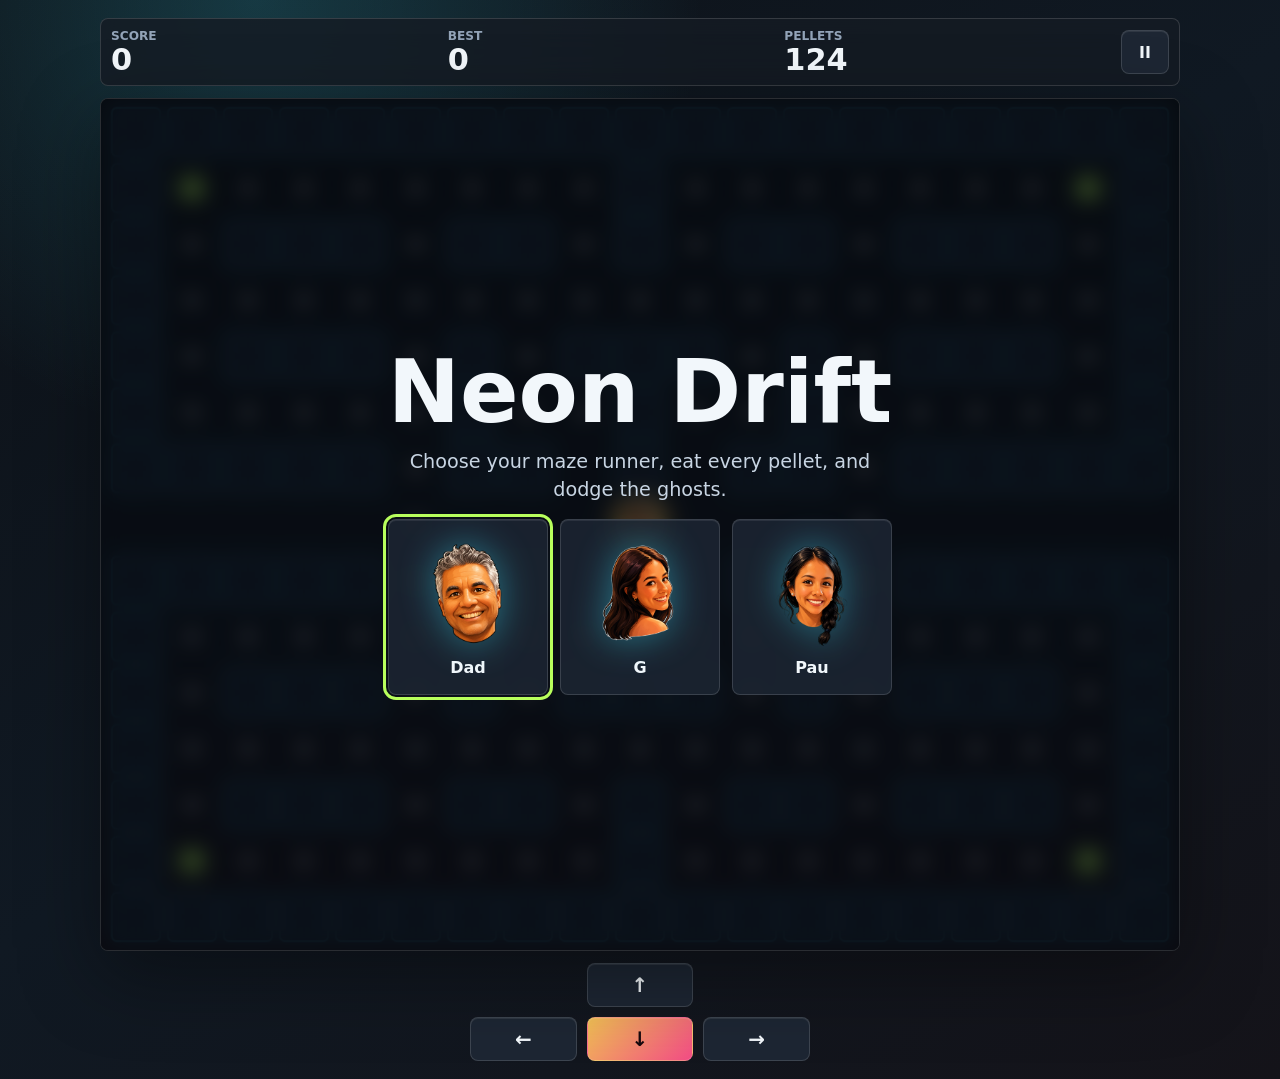
<file: index.html>
<!doctype html>
<html lang="en">
  <head>
    <meta charset="UTF-8" />
    <meta name="viewport" content="width=device-width, initial-scale=1.0" />
    <title>Neon Drift</title>
    <link rel="icon" href="data:image/svg+xml,%3Csvg xmlns='http://www.w3.org/2000/svg' viewBox='0 0 64 64'%3E%3Cpath fill='%233ee8ff' d='M32 4 52 56 32 45 12 56z'/%3E%3Ccircle cx='32' cy='34' r='7' fill='%23071014'/%3E%3C/svg%3E" />
    <link rel="stylesheet" href="styles.css" />
  </head>
  <body>
    <main class="game-shell">
      <section class="hud" aria-label="Game status">
        <div>
          <span class="label">Score</span>
          <strong id="score">0</strong>
        </div>
        <div>
          <span class="label">Best</span>
          <strong id="best">0</strong>
        </div>
        <div>
          <span class="label">Pellets</span>
          <strong id="charge">0%</strong>
        </div>
        <button id="pauseButton" class="icon-button" type="button" aria-label="Pause game" title="Pause">
          <span aria-hidden="true">II</span>
        </button>
      </section>

      <section class="stage" aria-label="Neon Drift game area">
        <canvas id="gameCanvas" width="960" height="600" aria-label="Neon Drift playfield"></canvas>

        <div id="startPanel" class="overlay">
          <h1>Neon Drift</h1>
          <p>Choose your maze runner, eat every pellet, and dodge the ghosts.</p>
          <div class="character-grid" aria-label="Choose character">
            <button class="character-option selected" type="button" data-character="dad" aria-pressed="true">
              <img src="assets/character.png" alt="" />
              <span>Dad</span>
            </button>
            <button class="character-option" type="button" data-character="g" aria-pressed="false">
              <img src="assets/character-luna.png" alt="" />
              <span>G</span>
            </button>
            <button class="character-option" type="button" data-character="pau" aria-pressed="false">
              <img src="assets/character-maya.png" alt="" />
              <span>Pau</span>
            </button>
          </div>
        </div>

        <div id="gameOverPanel" class="overlay hidden">
          <h2>Maze Ended</h2>
          <p id="finalScore">Score 0</p>
          <div class="end-actions">
            <button id="restartButton" type="button">Run Again</button>
            <button id="characterSelectButton" type="button">Change Runner</button>
          </div>
        </div>
      </section>

      <section class="controls" aria-label="Game controls">
        <button id="upButton" type="button" aria-label="Move up">↑</button>
        <button id="leftButton" type="button" aria-label="Move left">←</button>
        <button id="downButton" type="button" aria-label="Move down">↓</button>
        <button id="rightButton" type="button" aria-label="Move right">→</button>
      </section>
    </main>

    <script src="game.js"></script>
  </body>
</html>
</file>
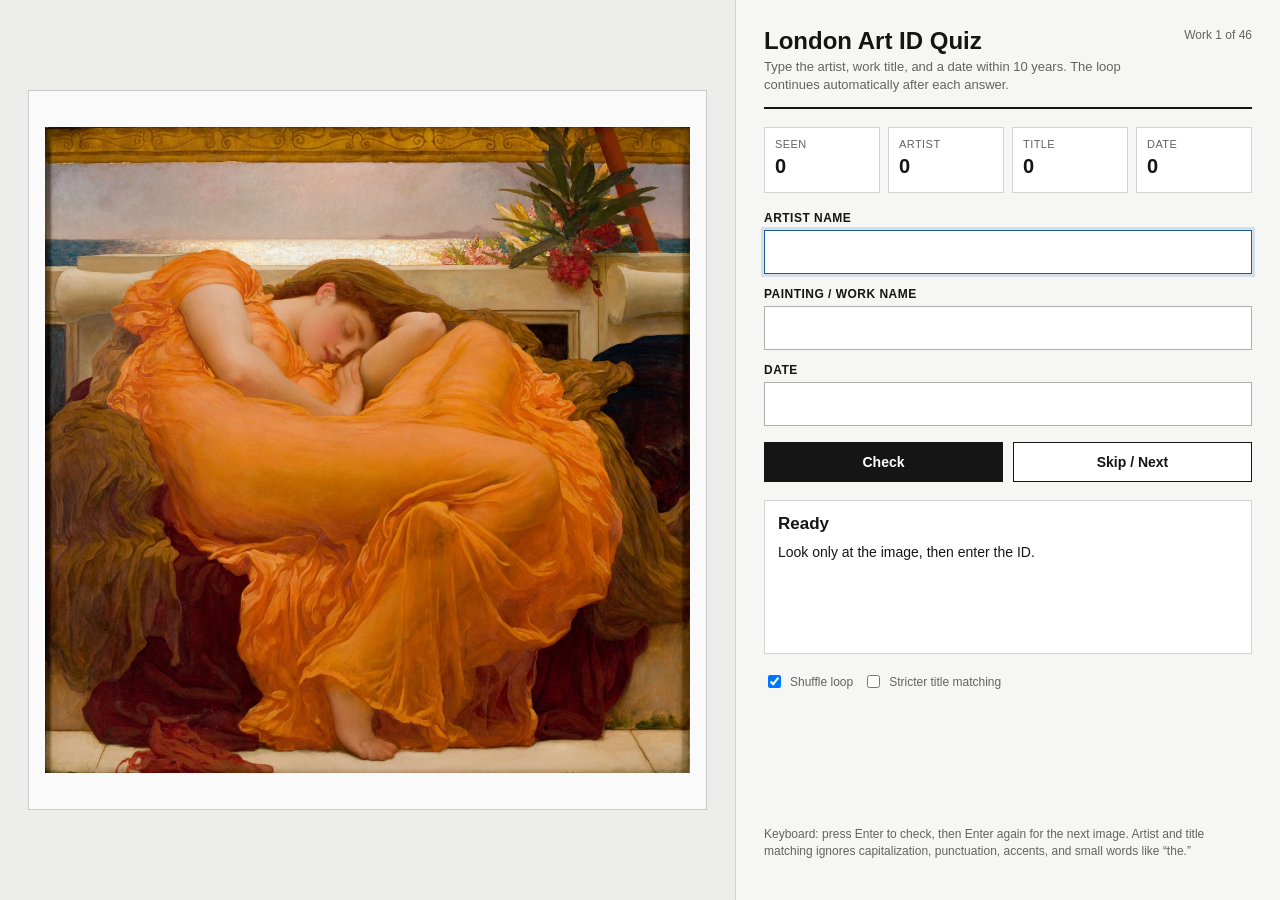
<file: london-art-id-quiz/index.html>
<!doctype html>
<html lang="en">
<head>
  <meta charset="utf-8">
  <meta name="viewport" content="width=device-width, initial-scale=1">
  <title>London Art ID Quiz</title>
  <style>
    :root {
      --ink: #151515;
      --muted: #636363;
      --line: #d4d4d4;
      --panel: #f6f6f4;
      --ok: #16724a;
      --bad: #a12b2b;
      --focus: #1c5d99;
    }

    * { box-sizing: border-box; }

    body {
      margin: 0;
      font-family: Arial, Helvetica, sans-serif;
      color: var(--ink);
      background: #fff;
    }

    main {
      min-height: 100vh;
      display: grid;
      grid-template-columns: minmax(0, 1.15fr) minmax(340px, 0.85fr);
    }

    .stage {
      min-height: 100vh;
      display: flex;
      align-items: center;
      justify-content: center;
      padding: 28px;
      background: #ededeb;
      border-right: 1px solid var(--line);
    }

    .art-frame {
      width: min(100%, 900px);
      height: min(82vh, 720px);
      display: flex;
      align-items: center;
      justify-content: center;
      background: #fafafa;
      border: 1px solid #c9c9c9;
      padding: 16px;
    }

    .art-frame.two {
      gap: 12px;
    }

    .art-frame img {
      max-width: 100%;
      max-height: 100%;
      object-fit: contain;
      display: block;
    }

    .art-frame.two img {
      max-width: 49%;
    }

    .panel {
      min-height: 100vh;
      padding: 28px;
      display: flex;
      flex-direction: column;
      gap: 18px;
      background: var(--panel);
    }

    header {
      display: flex;
      align-items: flex-start;
      justify-content: space-between;
      gap: 16px;
      border-bottom: 2px solid var(--ink);
      padding-bottom: 14px;
    }

    h1 {
      font-size: 24px;
      margin: 0 0 5px;
      line-height: 1.05;
    }

    .sub {
      margin: 0;
      color: var(--muted);
      font-size: 13px;
      line-height: 1.35;
    }

    .counter {
      min-width: 86px;
      text-align: right;
      font-size: 12px;
      color: var(--muted);
    }

    form {
      display: grid;
      gap: 13px;
    }

    label {
      display: grid;
      gap: 5px;
      font-size: 12px;
      font-weight: 700;
      text-transform: uppercase;
      letter-spacing: .04em;
    }

    input {
      width: 100%;
      border: 1px solid #adadad;
      background: #fff;
      color: var(--ink);
      font-size: 17px;
      padding: 11px 12px;
      outline: none;
    }

    input:focus {
      border-color: var(--focus);
      box-shadow: 0 0 0 3px rgba(28, 93, 153, .15);
    }

    .actions {
      display: grid;
      grid-template-columns: 1fr 1fr;
      gap: 10px;
      margin-top: 3px;
    }

    button {
      border: 1px solid var(--ink);
      background: var(--ink);
      color: #fff;
      padding: 11px 12px;
      font-size: 14px;
      font-weight: 700;
      cursor: pointer;
    }

    button.secondary {
      background: #fff;
      color: var(--ink);
    }

    button:disabled {
      cursor: default;
      opacity: .55;
    }

    .audio-row {
      display: flex;
      align-items: center;
      gap: 8px;
      margin-top: 10px;
      padding-top: 10px;
      border-top: 1px solid var(--line);
    }

    .audio-button {
      width: 38px;
      height: 38px;
      display: inline-flex;
      align-items: center;
      justify-content: center;
      border-radius: 50%;
      padding: 0;
      font-size: 17px;
      line-height: 1;
    }

    .audio-label {
      color: var(--muted);
      font-size: 12px;
      line-height: 1.35;
    }

    .tags {
      display: flex;
      flex-wrap: wrap;
      gap: 6px;
      margin: 8px 0 4px;
    }

    .tag {
      display: inline-flex;
      align-items: center;
      min-height: 24px;
      border: 1px solid #b8b8b8;
      background: #f4f4f2;
      padding: 4px 7px;
      font-size: 12px;
      line-height: 1.1;
    }

    .result {
      border: 1px solid var(--line);
      background: #fff;
      padding: 13px;
      min-height: 154px;
    }

    .result h2 {
      margin: 0 0 9px;
      font-size: 17px;
    }

    .result p {
      margin: 6px 0;
      font-size: 14px;
      line-height: 1.35;
    }

    .ok { color: var(--ok); font-weight: 700; }
    .bad { color: var(--bad); font-weight: 700; }

    .answer {
      margin-top: 10px;
      padding-top: 10px;
      border-top: 1px solid var(--line);
    }

    .scoreboard {
      display: grid;
      grid-template-columns: repeat(4, 1fr);
      gap: 8px;
    }

    .score {
      background: #fff;
      border: 1px solid var(--line);
      padding: 10px;
      min-height: 66px;
    }

    .score span {
      display: block;
      color: var(--muted);
      font-size: 11px;
      text-transform: uppercase;
      letter-spacing: .04em;
      margin-bottom: 5px;
    }

    .score strong {
      font-size: 20px;
    }

    .toggles {
      display: flex;
      gap: 10px;
      align-items: center;
      flex-wrap: wrap;
      color: var(--muted);
      font-size: 13px;
    }

    .toggles label {
      display: flex;
      align-items: center;
      gap: 6px;
      text-transform: none;
      letter-spacing: 0;
      font-weight: 400;
    }

    .toggles input {
      width: auto;
      padding: 0;
    }

    .hint {
      color: var(--muted);
      font-size: 12px;
      line-height: 1.4;
      margin-top: auto;
    }

    @media (max-width: 860px) {
      main {
        grid-template-columns: 1fr;
      }
      .stage {
        min-height: 48vh;
        border-right: 0;
        border-bottom: 1px solid var(--line);
      }
      .art-frame {
        height: 42vh;
      }
      .panel {
        min-height: auto;
      }
    }
  </style>
</head>
<body>
  <main>
    <section class="stage" aria-label="Painting">
      <div class="art-frame" id="artFrame"></div>
    </section>

    <section class="panel">
      <header>
        <div>
          <h1>London Art ID Quiz</h1>
          <p class="sub">Type the artist, work title, and a date within 10 years. The loop continues automatically after each answer.</p>
        </div>
        <div class="counter" id="counter"></div>
      </header>

      <div class="scoreboard">
        <div class="score"><span>Seen</span><strong id="seen">0</strong></div>
        <div class="score"><span>Artist</span><strong id="artistScore">0</strong></div>
        <div class="score"><span>Title</span><strong id="titleScore">0</strong></div>
        <div class="score"><span>Date</span><strong id="dateScore">0</strong></div>
      </div>

      <form id="quizForm" autocomplete="off">
        <label>
          Artist name
          <input id="artistInput" name="artist" type="text">
        </label>
        <label>
          Painting / work name
          <input id="titleInput" name="title" type="text">
        </label>
        <label>
          Date
          <input id="dateInput" name="date" type="number" inputmode="numeric">
        </label>
        <div class="actions">
          <button type="submit" id="checkButton">Check</button>
          <button type="button" class="secondary" id="nextButton">Skip / Next</button>
        </div>
      </form>

      <div class="result" id="result">
        <h2>Ready</h2>
        <p>Look only at the image, then enter the ID.</p>
      </div>

      <div class="toggles">
        <label><input type="checkbox" id="shuffleToggle" checked> Shuffle loop</label>
        <label><input type="checkbox" id="strictTitleToggle"> Stricter title matching</label>
      </div>

      <p class="hint">Keyboard: press Enter to check, then Enter again for the next image. Artist and title matching ignores capitalization, punctuation, accents, and small words like “the.”</p>
    </section>
  </main>

  <script>
    const works = [
      {artist:"William Powell Frith", title:"The Railway Station", year:1862, images:["london_art_assets/image1.jpg"], aliases:["Frith"]},
      {artist:"Dante Gabriel Rossetti", title:"The Blue Bower", year:1865, images:["london_art_assets/image2.jpg"], aliases:["Rossetti"]},
      {artist:"Frederic Leighton", title:"Flaming June", year:1895, images:["london_art_assets/image3.jpg"], aliases:["Leighton"]},
      {artist:"Niels Lund", title:"The Heart of the Empire", year:1904, images:["london_art_assets/image4.jpg"], aliases:["Niels Moeller Lund","Niels Moller Lund","Lund"]},
      {artist:"Harold Gilman", title:"Mrs Mounter at the Breakfast Table", year:1917, images:["london_art_assets/image5.jpg"], aliases:["Gilman"], titleAliases:["Mrs Mounter"]},
      {artist:"Spencer Gore", title:"Gauguins and Connoisseurs at the Stafford Gallery", year:1911, images:["london_art_assets/image6.jpg"], aliases:["Gore"], titleAliases:["Gauguins and Connoisseurs"]},
      {artist:"Vanessa Bell", title:"Abstract Painting", year:1914, images:["london_art_assets/image7.jpg"], aliases:["Bell"]},
      {artist:"Wyndham Lewis", title:"Kermesse", year:1912, images:["london_art_assets/image8.jpg"], aliases:["Lewis"]},
      {artist:"Jacob Epstein", title:"The Rock Drill", year:1914, startYear:1913, endYear:1916, dateLabel:"1913-16", images:["london_art_assets/image9.jpg"], aliases:["Epstein"], titleAliases:["Rock Drill"]},
      {artist:"John Singer Sargent", title:"Gassed", year:1919, images:["london_art_assets/image10.jpg"], aliases:["Sargent"]},
      {artist:"Paul Nash", title:"We Are Making a New World", year:1918, images:["london_art_assets/image11.jpg"], aliases:["Nash"]},
      {artist:"Cyril Power", title:"Whence & Whither?", year:1934, images:["london_art_assets/image12.jpg"], aliases:["Power"], titleAliases:["Whence and Whither","Whence Whither"]},
      {artist:"Winifred Knights", title:"The Deluge", year:1920, images:["london_art_assets/image13.jpg"], aliases:["Knights"]},
      {artist:"Dod Procter", title:"Morning", year:1926, images:["london_art_assets/image14.jpg"], aliases:["Procter"]},
      {artist:"Henry Moore", title:"Four Piece Composition: Reclining Figure", year:1934, images:["london_art_assets/image15.jpg"], aliases:["Moore"], titleAliases:["Four Piece Composition","Reclining Figure"]},
      {artist:"Barbara Hepworth", title:"Three Forms", year:1935, images:["london_art_assets/image16.jpg"], aliases:["Hepworth"]},
      {artist:"Frank Pick", title:"London Underground Map", year:1933, images:["london_art_assets/image17.jpg"], aliases:["Pick"], titleAliases:["Underground Map"]},
      {artist:"Eileen Agar", title:"Angel of Anarchy", year:1938, startYear:1936, endYear:1940, dateLabel:"1936-40", images:["london_art_assets/image18.jpg"], aliases:["Agar"]},
      {artist:"Graham Sutherland", title:"Devastation in the City: Twisted Girders against a Background of Fire", year:1941, images:["london_art_assets/image19.jpg"], aliases:["Sutherland"], titleAliases:["Devastation in the City","Twisted Girders"]},
      {artist:"Paul Nash", title:"Totes Meer", year:1945, images:["london_art_assets/image20.jpg"], aliases:["Nash"]},
      {artist:"Bill Brandt", title:"People Sheltering in the Tube, Elephant and Castle Underground Station", year:1940, images:["london_art_assets/image21.jpg"], aliases:["Brandt"], titleAliases:["People Sheltering in the Tube","Elephant and Castle Underground Station"]},
      {artist:"Henry Moore", title:"Shelter Drawing", year:1941, images:["london_art_assets/image22.jpg"], aliases:["Moore"]},
      {artist:"Frank Auerbach", title:"Rebuilding the Empire Cinema, Leicester Square", year:1962, images:["london_art_assets/image23.jpg"], aliases:["Auerbach"], titleAliases:["Rebuilding the Empire Cinema"]},
      {artist:"Francis Bacon", title:"Study for Portrait after the Life Mask of William Blake", year:1955, images:["london_art_assets/image24.jpg"], aliases:["Bacon"], titleAliases:["Study for Portrait"]},
      {artist:"Lucian Freud", title:"Boy Smoking", year:1951, images:["london_art_assets/image25.jpg"], aliases:["Freud"]},
      {artist:"Pauline Boty", title:"The Only Blonde in the World", year:1963, images:["london_art_assets/image26.jpg"], aliases:["Boty"], titleAliases:["Only Blonde in the World"]},
      {artist:"David Hockney", title:"A Rake's Progress: The Arrival", year:1963, images:["london_art_assets/image27.jpg"], aliases:["Hockney"], titleAliases:["Rake's Progress The Arrival","The Arrival"]},
      {artist:"Richard Hamilton", title:"Just What Is It That Makes Today's Homes So Different, So Appealing?", year:1956, images:["london_art_assets/image28.jpg"], aliases:["Hamilton"], titleAliases:["Just What Is It That Makes Today's Homes So Different So Appealing","Just What Is It"]},
      {artist:"Peter Blake", title:"Self-Portrait with Badges", year:1961, images:["london_art_assets/image29.jpg","london_art_assets/image30.jpg"], aliases:["Blake"]},
      {artist:"Frank Bowling", title:"Mirror", year:1966, images:["london_art_assets/image31.jpg"], aliases:["Bowling"]},
      {artist:"Donald Rodney", title:"In the House of My Father", year:1997, startYear:1996, endYear:1997, dateLabel:"1996-97", images:["london_art_assets/image32.jpg"], aliases:["Rodney"]},
      {artist:"Sutapa Biswas", title:"Housewife with Steak Knives", year:1985, dateLabel:"c. 1985", images:["london_art_assets/image33.jpg"], aliases:["Biswas"], titleAliases:["Housewives with Steak Knives"]},
      {artist:"Chris Ofili", title:"No Woman, No Cry", year:1998, images:["london_art_assets/image34.jpg"], aliases:["Ofili"]},
      {artist:"Yinka Shonibare", title:"Mr and Mrs Andrews Without Their Heads", year:1998, images:["london_art_assets/image35.jpg"], aliases:["Shonibare","Yinka Shonibare MBE"]},
      {artist:"Gilbert and George", title:"Are You Angry or Are You Boring?", year:1977, images:["london_art_assets/image36.jpg"], aliases:["Gilbert & George"]},
      {artist:"Jamie Reid", title:"God Save the Queen", year:1977, images:["london_art_assets/image37.jpg"], aliases:["Reid"]},
      {artist:"Damien Hirst", title:"This Little Piggy", year:1996, images:["london_art_assets/image38.jpg"], aliases:["Hirst"]},
      {artist:"Tracey Emin", title:"Everyone I Have Ever Slept With 1963-1995", year:1995, images:["london_art_assets/image39.jpg"], aliases:["Emin"], titleAliases:["Everyone I Have Ever Slept With"]},
      {artist:"Grayson Perry", title:"Map of an Englishman", year:2004, images:["london_art_assets/image40.jpg"], aliases:["Perry"]},
      {artist:"Jenny Saville", title:"Propped", year:1992, images:["london_art_assets/image41.jpg"], aliases:["Saville"]},
      {artist:"Dietmar Lutz", title:"46 Sidney Road", year:2004, images:["london_art_assets/image42.jpg"], aliases:["Lutz"]},
      {artist:"Bob and Roberta Smith", title:"Thamesmead Codex", year:2021, images:["london_art_assets/image43.jpg"], aliases:["Bob & Roberta Smith"]},
      {artist:"Banksy", title:"Balloon Girl", year:2018, images:["london_art_assets/image44.jpg"], aliases:[]},
      {artist:"Lynette Yiadom-Boakye", title:"Any Number of Preoccupations", year:2010, images:["london_art_assets/image45.jpg"], aliases:["Yiadom-Boakye","Yiadom Boakye"]},
      {artist:"Kehinde Wiley", title:"Portrait of Lynette Yiadom-Boakye, Jacob Morland of Capplethwaite", year:2017, images:["london_art_assets/image46.jpg"], aliases:["Wiley"], titleAliases:["Portrait of Lynette Yiadom-Boakye","Jacob Morland of Capplethwaite"]},
      {artist:"Cecily Brown", title:"The Hound with the Horses", year:2019, images:["london_art_assets/image47.jpg"], aliases:["Brown"]}
    ];

    const significance = {
      "The Railway Station": "This work turns Paddington Station into a panorama of Victorian modern life, where class, travel, commerce, and public spectacle all meet. It is useful for explaining how London became both a subject of art and a market for mass spectatorship.",
      "The Blue Bower": "Rossetti's painting shows the Pre-Raphaelite and Aesthetic turn toward beauty, music, color, and sensual surface rather than public social narrative. It helps frame Victorian femininity as a constructed image of desire and artistic refinement.",
      "Flaming June": "Leighton's image is a classic example of late Victorian art for art's sake, prioritizing harmony, color, and idealized beauty over moral storytelling. It is especially useful for later comparisons with artists who challenge the idealized female body.",
      "The Heart of the Empire": "This work imagines London as the symbolic center of imperial power. It gives you a strong starting point for comparisons with postcolonial artists who expose or revise the imperial story.",
      "Mrs Mounter at the Breakfast Table": "Gilman makes an ordinary domestic interior into a modern subject, using color and pattern to give weight to everyday life. The painting is useful for discussing class, domestic labor, and Camden Town modernism.",
      "Gauguins and Connoisseurs at the Stafford Gallery": "Gore's gallery scene shows London art culture absorbing Post-Impressionism and European modernism. It is important because it makes spectatorship, taste, and the art market part of the subject.",
      "Abstract Painting": "Bell's abstraction marks a major break from narrative representation in British art. It shows how Bloomsbury artists translated European modernism into a London context.",
      "Kermesse": "Lewis turns social festivity into angular, compressed modernist energy. The work is useful for Vorticism, fragmentation, and the aggressive prewar avant-garde.",
      "The Rock Drill": "Epstein's sculpture fuses body and machine, making modern technology appear both powerful and threatening. It is a key work for thinking about the machine age just before World War I.",
      "Gassed": "Sargent monumentalizes the bodily trauma of World War I through a procession of blinded soldiers. It is important because it transforms modern warfare into public, collective mourning rather than heroic victory.",
      "We Are Making a New World": "Nash represents World War I as a devastated landscape rather than a battle scene. The bitterly ironic title makes the work a critique of modern destruction and false progress.",
      "Whence & Whither?": "Power's linocut captures interwar speed, transport, and modern urban rhythm through simplified graphic force. It helps connect fine art with public design and the experience of moving through London.",
      "The Deluge": "Knights reworks a biblical subject with modern structure, discipline, and psychological tension. It is useful for discussing women artists and the interwar revision of history painting.",
      "Morning": "Procter presents the female body as monumental, still, and ambiguous rather than merely decorative. The work sits between Victorian ideal beauty and later feminist challenges to the nude.",
      "Four Piece Composition: Reclining Figure": "Moore fragments the reclining body into abstracted forms while keeping a connection to human presence. It is central to British modern sculpture and the transformation of the figure.",
      "Three Forms": "Hepworth's work shows abstraction as balanced, organic, and material. It is important for placing British sculpture within international modernism of the 1930s.",
      "London Underground Map": "The Underground map shows modernism entering everyday public life through design, transport, and visual order. It makes London itself readable as an abstract system.",
      "Angel of Anarchy": "Agar's work brings Surrealist instability, masking, and irrationality into British modernism. It is useful for identity, gender, and the uncanny side of the 1930s.",
      "Devastation in the City: Twisted Girders against a Background of Fire": "Sutherland makes Blitz-damaged architecture look bodily and expressive. The work turns London into a wounded city rather than a stable imperial capital.",
      "Totes Meer": "Nash turns wrecked aircraft into a dead metallic sea, linking technology with ruin. It extends his World War I landscape trauma into the context of World War II.",
      "People Sheltering in the Tube, Elephant and Castle Underground Station": "Brandt photographs the Underground as a wartime refuge rather than a space of movement. The image is crucial for understanding the Blitz as a collective civilian experience.",
      "Shelter Drawing": "Moore transforms London shelterers into monumental, almost timeless figures. The drawings turn wartime vulnerability into a modern version of sculptural human presence.",
      "Rebuilding the Empire Cinema, Leicester Square": "Auerbach makes postwar reconstruction feel physical, dense, and difficult. The painting shows that rebuilding London was not a clean break from destruction but a continuation of struggle.",
      "Study for Portrait after the Life Mask of William Blake": "Bacon turns portraiture into an image of psychological and bodily pressure. The work is central to postwar figuration and the damaged modern subject.",
      "Boy Smoking": "Freud's close observation makes the sitter feel psychologically exposed and anti-glamorous. It is useful for postwar realism, intimacy, and the uncomfortable body.",
      "The Only Blonde in the World": "Boty brings celebrity, glamour, and mass media into British Pop from a woman's perspective. The work helps critique femininity as a reproduced image.",
      "A Rake's Progress: The Arrival": "Hockney updates the narrative tradition of the rake for a modern, transatlantic, queer art world. The work connects London art history with mobility, print culture, and self-fashioning.",
      "Just What Is It That Makes Today's Homes So Different, So Appealing?": "Hamilton's collage is a foundational British Pop image of postwar consumer culture. It turns the home into a media-saturated space of advertising, bodies, technology, and desire.",
      "Self-Portrait with Badges": "Blake presents the artist as a collector of popular signs, fandom, and youth identity. The work is key for Pop's merger of selfhood, mass culture, and art history.",
      "Mirror": "Bowling's work helps expand British art beyond a narrow national frame, connecting abstraction with migration and Black Atlantic identity. It is useful for discussing diaspora and modern painting.",
      "In the House of My Father": "Rodney links home, illness, fragility, and Black British experience in a highly intimate image. The small scale makes personal vulnerability carry broader historical weight.",
      "Housewife with Steak Knives": "Biswas turns the domestic stereotype into an image of feminist and postcolonial power. The work challenges colonialism, gender roles, and the art-historical canon.",
      "No Woman, No Cry": "Ofili's painting joins beauty, mourning, race, and public memory, especially around the murder of Stephen Lawrence. It is important for understanding Black British art as both personal and political.",
      "Mr and Mrs Andrews Without Their Heads": "Shonibare rewrites a canonical British property portrait through Dutch wax fabric and missing heads. The work exposes how class, empire, trade, and representation are intertwined.",
      "Are You Angry or Are You Boring?": "Gilbert and George use text, urban color, and their own personas to turn art into public provocation. It belongs to a London art world shaped by performance, language, and confrontation.",
      "God Save the Queen": "Reid's punk image turns graphic design into anti-establishment politics. It is important because British art here circulates through posters, records, reproduction, and public anger.",
      "This Little Piggy": "Hirst's vitrine work makes death, display, science, and market spectacle unstable categories. It is central to the YBA moment and debates over shock value in contemporary art.",
      "Everyone I Have Ever Slept With 1963-1995": "Emin turns autobiography, intimacy, and naming into public installation. The work is important for YBA confession, vulnerability, and the politics of private life becoming art.",
      "Map of an Englishman": "Perry maps identity as territory, language, class, and psychology. It is useful for thinking about Englishness as constructed rather than stable.",
      "Propped": "Saville confronts the tradition of the female nude with large-scale flesh, text, and direct address. The painting is vital for feminist body politics and the anti-ideal body.",
      "46 Sidney Road": "Lutz's work emphasizes ordinary London place, memory, and urban specificity. It helps shift the course story from grand imperial London to lived contemporary streets.",
      "Thamesmead Codex": "Bob and Roberta Smith use text as image and public address. The work is useful for contemporary civic art, local place, and the political function of language.",
      "Balloon Girl": "Banksy's image shows how street art moves between public wall, media image, auction spectacle, and market value. It is important for contemporary debates about authorship, destruction, and circulation.",
      "Any Number of Preoccupations": "Yiadom-Boakye paints fictional Black figures with psychological presence and art-historical weight. Her portraits revise the tradition without turning the sitter into simple documentary evidence.",
      "Portrait of Lynette Yiadom-Boakye, Jacob Morland of Capplethwaite": "Wiley reworks British aristocratic portrait conventions through a contemporary Black subject. The painting directly intervenes in museum display, status, race, and the portrait tradition.",
      "The Hound with the Horses": "Brown keeps historical painting alive as a field of motion, instability, and dense brushwork. The work is useful as a contemporary endpoint for the afterlife of figurative painting."
    };

    const artistKnownFor = {
      "William Powell Frith": "Frith is known for panoramic Victorian crowd scenes that turn modern public life into readable social theater. His paintings often organize many small incidents into one large, highly detailed narrative image.",
      "Dante Gabriel Rossetti": "Rossetti is known as a central Pre-Raphaelite figure whose later work fused medievalism, sensual beauty, poetry, music, and decorative intensity. His art is especially associated with idealized, red-haired female figures and symbolic atmosphere.",
      "Frederic Leighton": "Leighton is known for polished academic classicism and Aesthetic painting, especially idealized bodies, rich color, and art-for-art's-sake refinement. He represents the elite late Victorian art world and its taste for beauty and harmony.",
      "Niels Lund": "Lund is known for views and symbolic images of London, including works that present the city through atmosphere, architecture, and imperial identity. In this course he is useful for thinking about London as a visual emblem of empire.",
      "Harold Gilman": "Gilman is known for Camden Town modernism, strong color, and unsentimental scenes of everyday interiors and ordinary sitters. His work adapts Post-Impressionist color to London domestic and social subjects.",
      "Spencer Gore": "Gore is known as a Camden Town painter interested in modern urban life, galleries, interiors, and Post-Impressionist color. His work often captures the culture of looking and modern taste in London.",
      "Vanessa Bell": "Bell is known for Bloomsbury modernism, abstraction, decorative design, and the translation of European modernist ideas into British art. She was important in making color and form independent of narrative subject matter.",
      "Wyndham Lewis": "Lewis is known as a founder of Vorticism, the angular and aggressive British avant-garde movement associated with speed, machinery, and modern urban energy. His work often fractures figures into sharp, dynamic forms.",
      "Jacob Epstein": "Epstein is known for radical modern sculpture that challenged academic conventions and often provoked controversy. He explored the modern body, primitivism, machinery, and monumental public form.",
      "John Singer Sargent": "Sargent is best known as a brilliant portraitist of elite society, but his war work shows his ability to turn public trauma into monumental painting. In this course he matters as an artist negotiating beauty, realism, and mass suffering.",
      "Paul Nash": "Nash is known for British war landscapes, especially images where damaged terrain becomes a witness to modern violence. He also worked with surreal, symbolic landscapes that make technology and nature feel uncanny.",
      "Cyril Power": "Power is known for dynamic linocuts of modern urban life, speed, sport, and transport. His graphic style is tied to interwar design and the visual rhythm of the modern city.",
      "Winifred Knights": "Knights is known for carefully structured, psychologically charged figurative compositions, often using religious or historical subjects. She is important as a major woman artist in interwar British art.",
      "Dod Procter": "Procter is known for monumental, quietly intense figure paintings, especially female figures treated with stillness and sculptural presence. Her work complicates the tradition of the nude and interwar realism.",
      "Henry Moore": "Moore is known for modern sculpture based on reclining figures, abstracted bodies, organic forms, and the relationship between figure and landscape. He is also famous for wartime shelter drawings of Londoners during the Blitz.",
      "Barbara Hepworth": "Hepworth is known for abstract modern sculpture, organic forms, carved materials, and pierced or balanced shapes. She helped make British sculpture central to international modernism.",
      "Frank Pick": "Pick is known as a design administrator and patron who shaped the visual identity of the London Underground. He made modern design part of everyday urban experience through maps, posters, typography, and transport systems.",
      "Eileen Agar": "Agar is known for British Surrealism, collage, assemblage, and works that explore irrationality, masks, gender, and transformation. Her art brings the dreamlike and uncanny into British modernism.",
      "Graham Sutherland": "Sutherland is known for expressive landscapes, religious imagery, and wartime scenes of Blitz destruction. He often made natural or architectural forms feel tense, bodily, and psychologically charged.",
      "Bill Brandt": "Brandt is known for black-and-white photography of British society, class, landscape, and wartime London. His images often make documentary subjects feel stark, dramatic, and socially revealing.",
      "Frank Auerbach": "Auerbach is known for thickly worked paintings of London sites and intense portraits, often built through repeated scraping and repainting. His surfaces make memory, labor, and urban reconstruction physically visible.",
      "Francis Bacon": "Bacon is known for distorted postwar figures, screaming heads, enclosed spaces, and psychologically violent portraiture. His work turns the human body into an image of existential pressure.",
      "Lucian Freud": "Freud is known for closely observed portraits and nudes that emphasize flesh, scrutiny, and psychological exposure. His realism is intimate, uncomfortable, and anti-idealizing.",
      "Pauline Boty": "Boty is known as one of the few prominent women associated with British Pop Art. Her work engages celebrity, sexuality, politics, and mass-media imagery from a distinctly female perspective.",
      "David Hockney": "Hockney is known for paintings, prints, and drawings that explore modern life, sexuality, space, narrative, and looking. He is a central British Pop figure with a strong transatlantic identity.",
      "Richard Hamilton": "Hamilton is known as a foundational figure in British Pop Art and the Independent Group. He used collage and mass-media imagery to analyze consumer culture, technology, advertising, and domestic desire.",
      "Peter Blake": "Blake is known for British Pop Art, especially works that combine popular culture, music, badges, celebrities, and art-historical self-consciousness. He treats fandom and collecting as serious visual language.",
      "Frank Bowling": "Bowling is known for abstract painting shaped by migration, color-field experimentation, and Black Atlantic identity. His career expands the story of British modernism beyond national boundaries.",
      "Donald Rodney": "Rodney is known for Black British art dealing with illness, fragility, racism, history, and the body. His work often uses personal vulnerability to address wider political and social structures.",
      "Sutapa Biswas": "Biswas is known for feminist and postcolonial work that challenges colonial history, domestic stereotypes, and the Western art canon. She often uses powerful female figures and hybrid visual references.",
      "Chris Ofili": "Ofili is known for richly layered paintings using pattern, popular culture, religious references, elephant dung, and Black British experience. His work often combines beauty with political memory and spiritual intensity.",
      "Yinka Shonibare": "Shonibare is known for postcolonial revisions of European art history using Dutch wax fabric, theatrical tableaux, and headless mannequins. His work critiques empire, class, authenticity, and British identity.",
      "Gilbert and George": "Gilbert and George are known for treating themselves as living sculptures and for large, graphic photo-text works about urban life, sexuality, religion, anger, and social taboo. Their art is direct, public, and deliberately provocative.",
      "Jamie Reid": "Reid is known for punk graphic design, especially his work for the Sex Pistols. His ransom-note typography and defaced royal imagery made anti-establishment politics visually iconic.",
      "Damien Hirst": "Hirst is known as a leading Young British Artist whose vitrines, preserved animals, medicine cabinets, and spot paintings explore death, display, science, and market spectacle. His work often turns shock into institutional theater.",
      "Tracey Emin": "Emin is known for autobiographical art using text, textile, installation, drawing, and confession. She makes intimacy, memory, sexuality, and vulnerability into public artistic material.",
      "Grayson Perry": "Perry is known for ceramics, prints, tapestries, maps, and writing that explore class, taste, gender, masculinity, and English identity. His work combines craft traditions with sharp social analysis.",
      "Jenny Saville": "Saville is known for large-scale paintings of flesh and the body that challenge idealized beauty and the history of the female nude. Her work is central to contemporary figurative painting and feminist body politics.",
      "Dietmar Lutz": "Lutz is known for paintings of contemporary life and urban places, often attentive to ordinary settings and the atmosphere of lived environments. In this course he helps represent recent London as specific place rather than grand symbol.",
      "Bob and Roberta Smith": "Bob and Roberta Smith is known for text-based paintings, signs, and public art that defend art education, civic voice, and democratic access to culture. His work treats language as both image and political statement.",
      "Banksy": "Banksy is known for anonymous street art, stenciled images, anti-authoritarian humor, and works that circulate through walls, media, and the art market. His practice tests the boundary between public dissent and commercial spectacle.",
      "Lynette Yiadom-Boakye": "Yiadom-Boakye is known for fictional Black portraits painted with restraint, ambiguity, and deep engagement with art history. Her work creates presence without biography, revising the portrait tradition from within.",
      "Kehinde Wiley": "Wiley is known for large-scale portraits of Black sitters posed within the visual language of European aristocratic and historical portraiture. His work confronts power, race, status, and canon formation.",
      "Cecily Brown": "Brown is known for energetic, layered paintings that move between abstraction and figuration. Her work reactivates historical painting through motion, fragmentation, eroticism, and dense brushwork."
    };

    const themeTags = {
      "The Railway Station": ["Victorian London modernity", "Paddington Station", "Railway culture", "London crowd painting", "Commercial exhibition culture"],
      "The Blue Bower": ["Pre-Raphaelite London", "Chelsea aesthetic circle", "London art for art's sake", "Victorian studio culture", "Aesthetic femininity"],
      "Flaming June": ["Late Victorian London art world", "Royal Academy culture", "Leighton House circle", "Aesthetic classicism", "London elite taste"],
      "The Heart of the Empire": ["Imperial London", "St Paul's and city image", "Edwardian urban panorama", "London as empire capital", "National-imperial identity"],
      "Mrs Mounter at the Breakfast Table": ["Camden Town Group", "North London interiors", "London domestic modernity", "Post-Impressionism in London", "Urban class observation"],
      "Gauguins and Connoisseurs at the Stafford Gallery": ["London gallery culture", "Stafford Gallery", "Post-Impressionism in London", "Camden Town Group", "London connoisseurship"],
      "Abstract Painting": ["Bloomsbury London", "Omega Workshops context", "Post-Impressionist exhibitions in London", "British abstraction in London", "Fry/Bell modernism"],
      "Kermesse": ["London Vorticism", "Blast avant-garde", "Prewar London modernism", "Futurism in London", "Urban modernist fragmentation"],
      "The Rock Drill": ["London avant-garde sculpture", "Machine-age London", "Vorticist context", "Prewar sculptural controversy", "Modernism before WWI"],
      "Gassed": ["London memorial culture", "British official war art", "Imperial War Museum context", "History painting after WWI", "Public war memory"],
      "We Are Making a New World": ["British official war art", "London war exhibitions", "Imperial War Museum context", "Modern British landscape", "WWI anti-pastoral"],
      "Whence & Whither?": ["Grosvenor School linocut", "London transport modernity", "Interwar print culture", "Art Deco London", "Urban speed imagery"],
      "The Deluge": ["Slade School training", "London women artists", "Interwar London modernism", "Modern history painting", "Postwar religious subject"],
      "Morning": ["Interwar London exhibitions", "Women artists in Britain", "Modern British nude", "New Classicism in London", "Figure painting between wars"],
      "Four Piece Composition: Reclining Figure": ["London modern sculpture", "Unit One context", "Interwar British abstraction", "Direct carving", "Modern sculpture at London galleries"],
      "Three Forms": ["London modern sculpture", "Unit One context", "Hepworth/Nicholson circle", "Interwar abstraction", "Direct carving"],
      "London Underground Map": ["London Transport design", "Frank Pick patronage", "Underground modernism", "Public design in London", "Interwar civic visual culture"],
      "Angel of Anarchy": ["London Surrealist circle", "1936 London Surrealist exhibition context", "Women Surrealists in Britain", "Assemblage", "Identity and masquerade"],
      "Devastation in the City: Twisted Girders against a Background of Fire": ["Blitz London", "War Artists Advisory Committee", "London ruin imagery", "Home front visual culture", "Bombsite aesthetics"],
      "Totes Meer": ["British official war art", "London wartime exhibition culture", "Technology and ruin", "Surrealist landscape", "WWII memory"],
      "People Sheltering in the Tube, Elephant and Castle Underground Station": ["Blitz London", "Underground shelter culture", "London documentary photography", "Home front visual culture", "Elephant and Castle"],
      "Shelter Drawing": ["Blitz London", "Underground shelter drawings", "War Artists Advisory Committee", "London civilian vulnerability", "Moore and public memory"],
      "Rebuilding the Empire Cinema, Leicester Square": ["Postwar London reconstruction", "Leicester Square", "School of London context", "Bombsite aesthetics", "Urban rebuilding painting"],
      "Study for Portrait after the Life Mask of William Blake": ["School of London context", "London postwar figuration", "British portraiture revisited", "Blake legacy in London", "Existential painting"],
      "Boy Smoking": ["School of London context", "Postwar London portraiture", "Observation and flesh", "Psychological realism", "Anti-ideal figuration"],
      "The Only Blonde in the World": ["Swinging London", "British Pop Art", "Women Pop artists in London", "Celebrity and mass media", "1960s Soho/Chelsea culture"],
      "A Rake's Progress: The Arrival": ["Hogarthian London legacy", "British Pop Art", "London print culture", "Transatlantic art world", "Queer modernity"],
      "Just What Is It That Makes Today's Homes So Different, So Appealing?": ["Independent Group London", "ICA exhibition culture", "British Pop Art", "Postwar London consumer culture", "Collage and mass media"],
      "Self-Portrait with Badges": ["British Pop Art", "Swinging London image culture", "Youth and fan culture", "Artist as London pop figure", "Mass-media collecting"],
      "Mirror": ["London diaspora modernism", "Black British modernism", "Migration and abstraction", "Postcolonial London", "Color-field painting in Britain"],
      "In the House of My Father": ["Black British art in London", "1990s London identity politics", "Photographic self-representation", "Diaspora and home", "Body and illness"],
      "Housewife with Steak Knives": ["Black and Asian British art in London", "1980s feminist art", "Postcolonial London", "Domesticity and representation", "Appropriation of myth"],
      "No Woman, No Cry": ["Black British art in London", "Stephen Lawrence memory", "Postcolonial Britain", "Sacred icon format", "Political mourning"],
      "Mr and Mrs Andrews Without Their Heads": ["London postcolonial art", "Canon revision", "Appropriation of Gainsborough", "Dutch wax textile history", "Empire and country-house portraiture"],
      "Are You Angry or Are You Boring?": ["London conceptual art", "East End urban image", "Photo-text work", "Performance and self-image", "Art as public provocation"],
      "God Save the Queen": ["London punk graphics", "Anti-monarchy image politics", "Mass reproduction", "1970s London subculture", "Appropriation"],
      "This Little Piggy": ["Young British Artists in London", "Saatchi-era market culture", "London installation art", "Vitrine display", "Death and spectacle"],
      "Everyone I Have Ever Slept With 1963-1995": ["Young British Artists in London", "Confessional installation", "Saatchi/Sensation context", "Textile and naming", "Autobiography as art"],
      "Map of an Englishman": ["Contemporary British identity", "London print/display culture", "Mapping and Englishness", "Craft and contemporary art", "Social satire"],
      "Propped": ["Young British Artists in London", "Contemporary figurative painting", "Feminist critique of the nude", "Saatchi/Sensation context", "Painting after modernism"],
      "46 Sidney Road": ["Contemporary London painting", "London street address", "Place-based art", "Urban memory", "Everyday architecture"],
      "Thamesmead Codex": ["Thamesmead", "London public art", "Text-based art", "Civic visual culture", "Contemporary urban regeneration"],
      "Balloon Girl": ["London street art", "Public art circulation", "Market spectacle", "Authorship and reproduction", "Institutional critique"],
      "Any Number of Preoccupations": ["Contemporary Black portraiture in London", "YCBA display context", "Canon revision", "Fictional portraiture", "Painting after postmodernism"],
      "Portrait of Lynette Yiadom-Boakye, Jacob Morland of Capplethwaite": ["YCBA display context", "Contemporary portraiture", "Appropriation of British portraiture", "Race and museum display", "Status portraiture"],
      "The Hound with the Horses": ["YCBA contemporary collection", "Contemporary London painting", "Figuration and abstraction", "Painterly tradition", "Art-historical quotation"]
    };

    const artFrame = document.getElementById("artFrame");
    const form = document.getElementById("quizForm");
    const artistInput = document.getElementById("artistInput");
    const titleInput = document.getElementById("titleInput");
    const dateInput = document.getElementById("dateInput");
    const result = document.getElementById("result");
    const counter = document.getElementById("counter");
    const seenEl = document.getElementById("seen");
    const artistScoreEl = document.getElementById("artistScore");
    const titleScoreEl = document.getElementById("titleScore");
    const dateScoreEl = document.getElementById("dateScore");
    const nextButton = document.getElementById("nextButton");
    const checkButton = document.getElementById("checkButton");
    const shuffleToggle = document.getElementById("shuffleToggle");
    const strictTitleToggle = document.getElementById("strictTitleToggle");

    let order = [];
    let position = 0;
    let current = null;
    let checked = false;
    let seen = 0;
    let artistCorrect = 0;
    let titleCorrect = 0;
    let dateCorrect = 0;
    let preferredVoice = null;

    function normalize(value) {
      return value
        .toLowerCase()
        .normalize("NFD")
        .replace(/[\u0300-\u036f]/g, "")
        .replace(/&/g, " and ")
        .replace(/['’]/g, "")
        .replace(/[^a-z0-9]+/g, " ")
        .replace(/\b(the|a|an|of|for|after|with|and|at|in|to|their|today|todays)\b/g, " ")
        .replace(/\s+/g, " ")
        .trim();
    }

    function includesName(input, accepted) {
      const answer = normalize(input);
      if (!answer) return false;
      return accepted.some(name => {
        const n = normalize(name);
        if (!n) return false;
        return answer === n || answer.includes(n) || n.includes(answer);
      });
    }

    function titleMatches(input, work) {
      const accepted = [work.title, ...(work.titleAliases || [])];
      if (strictTitleToggle.checked) {
        return includesName(input, accepted);
      }
      const answer = normalize(input);
      if (!answer) return false;
      return accepted.some(title => {
        const target = normalize(title);
        if (!target) return false;
        const answerWords = answer.split(" ").filter(Boolean);
        const targetWords = target.split(" ").filter(Boolean);
        if (answer === target || target.includes(answer) || answer.includes(target)) return true;
        const hits = answerWords.filter(word => targetWords.includes(word)).length;
        return hits >= Math.min(3, targetWords.length);
      });
    }

    function dateRange(work) {
      const start = work.startYear || work.year;
      const end = work.endYear || work.year;
      return {
        start: start - 10,
        end: end + 10
      };
    }

    function dateMatches(input, work) {
      const raw = String(input || "").trim();
      if (!/^\d{3,4}$/.test(raw)) return false;
      const guessedYear = Number(raw);
      const range = dateRange(work);
      return guessedYear >= range.start && guessedYear <= range.end;
    }

    function displayDate(work) {
      return work.dateLabel || String(work.year);
    }

    function renderTags(work) {
      const tags = themeTags[work.title] || [];
      if (!tags.length) return "";
      return `<div class="tags">${tags.map(tag => `<span class="tag">${tag}</span>`).join("")}</div>`;
    }

    function loadPreferredVoice() {
      if (!("speechSynthesis" in window)) return null;
      const voices = window.speechSynthesis.getVoices();
      const britishFemaleVoicePattern = /google uk english female|female.*uk|uk.*female|british.*female|female.*british|kate|serena|sonia|susan|libby/i;
      const britishVoicePattern = /en-gb|british|uk|united kingdom|google uk english|daniel|kate|serena|sonia|susan|libby/i;
      const femaleVoicePattern = /female|woman|kate|serena|susan|samantha|victoria|karen|moira|tessa|fiona|zira|shelley|martha|libby|sonia/i;
      preferredVoice =
        voices.find(voice => voice.lang && voice.lang.toLowerCase().startsWith("en-gb") && britishFemaleVoicePattern.test(voice.name)) ||
        voices.find(voice => britishFemaleVoicePattern.test(voice.name)) ||
        voices.find(voice => voice.lang && voice.lang.toLowerCase().startsWith("en-gb") && femaleVoicePattern.test(voice.name)) ||
        voices.find(voice => britishVoicePattern.test(`${voice.name} ${voice.lang || ""}`) && femaleVoicePattern.test(voice.name)) ||
        voices.find(voice => voice.lang && voice.lang.toLowerCase().startsWith("en-gb")) ||
        voices.find(voice => britishVoicePattern.test(`${voice.name} ${voice.lang || ""}`)) ||
        voices.find(voice => femaleVoicePattern.test(voice.name) && voice.lang && voice.lang.toLowerCase().startsWith("en")) ||
        voices.find(voice => voice.lang && voice.lang.toLowerCase().startsWith("en")) ||
        null;
      return preferredVoice;
    }

    function buildAudioText(work) {
      const artistNote = artistKnownFor[work.artist] || "";
      const workNote = significance[work.title] || "";
      return `${work.artist}. ${work.title}, ${displayDate(work)}. Artist known for: ${artistNote} Historical significance: ${workNote}`;
    }

    function readCurrentDescription() {
      if (!("speechSynthesis" in window)) {
        result.querySelector(".audio-label").textContent = "Audio is not supported in this browser.";
        return;
      }
      window.speechSynthesis.cancel();
      const utterance = new SpeechSynthesisUtterance(buildAudioText(current));
      utterance.lang = "en-GB";
      utterance.rate = 1.1;
      utterance.pitch = 1;
      const voice = preferredVoice || loadPreferredVoice();
      if (voice) utterance.voice = voice;
      window.speechSynthesis.speak(utterance);
    }

    function shuffle(array) {
      const copy = [...array];
      for (let i = copy.length - 1; i > 0; i--) {
        const j = Math.floor(Math.random() * (i + 1));
        [copy[i], copy[j]] = [copy[j], copy[i]];
      }
      return copy;
    }

    function resetOrder() {
      const indexes = works.map((_, i) => i);
      order = shuffleToggle.checked ? shuffle(indexes) : indexes;
      position = 0;
    }

    function renderWork() {
      if (position >= order.length) resetOrder();
      current = works[order[position]];
      checked = false;
      artFrame.classList.toggle("two", current.images.length > 1);
      artFrame.innerHTML = current.images.map(src => `<img src="${src}" alt="">`).join("");
      counter.textContent = `Work ${position + 1} of ${works.length}`;
      result.innerHTML = "<h2>Ready</h2><p>Look only at the image, then enter the ID.</p>";
      artistInput.value = "";
      titleInput.value = "";
      dateInput.value = "";
      artistInput.focus();
      checkButton.textContent = "Check";
    }

    function updateScores() {
      seenEl.textContent = seen;
      artistScoreEl.textContent = artistCorrect;
      titleScoreEl.textContent = titleCorrect;
      dateScoreEl.textContent = dateCorrect;
    }

    function checkAnswer() {
      const artistOk = includesName(artistInput.value, [current.artist, ...(current.aliases || [])]);
      const titleOk = titleMatches(titleInput.value, current);
      const dateOk = dateMatches(dateInput.value, current);
      const range = dateRange(current);

      seen += 1;
      if (artistOk) artistCorrect += 1;
      if (titleOk) titleCorrect += 1;
      if (dateOk) dateCorrect += 1;
      updateScores();
      checked = true;
      checkButton.textContent = "Next";

      result.innerHTML = `
        <h2>${artistOk && titleOk && dateOk ? "Correct" : "Check this one"}</h2>
        <p><span class="${artistOk ? "ok" : "bad"}">${artistOk ? "Artist OK" : "Artist missed"}</span></p>
        <p><span class="${titleOk ? "ok" : "bad"}">${titleOk ? "Title OK" : "Title missed"}</span></p>
        <p><span class="${dateOk ? "ok" : "bad"}">${dateOk ? "Date OK" : "Date outside ±10 years"}</span></p>
        <div class="answer">
          <p><strong>Artist:</strong> ${current.artist}</p>
          <p><strong>Title:</strong> <em>${current.title}</em></p>
          <p><strong>Date:</strong> ${displayDate(current)} <span style="color:var(--muted)">(accepted ${range.start}-${range.end})</span></p>
          <p><strong>Long-essay themes:</strong></p>
          ${renderTags(current)}
          <p><strong>Artist known for:</strong> ${artistKnownFor[current.artist] || "This artist is known for work connected to the course's broader timeline of British and London art."}</p>
          <p><strong>Historical significance:</strong> ${significance[current.title] || "This work is significant for the course timeline and should be connected to its period, medium, and London context."}</p>
          <div class="audio-row">
            <button type="button" class="audio-button" id="readButton" aria-label="Read description aloud" title="Read description aloud">▶</button>
            <span class="audio-label">Read this description aloud. Uses a British English voice when available.</span>
          </div>
        </div>
      `;
      document.getElementById("readButton").addEventListener("click", readCurrentDescription);
    }

    function nextWork() {
      position += 1;
      renderWork();
    }

    form.addEventListener("submit", event => {
      event.preventDefault();
      if (checked) {
        nextWork();
      } else {
        checkAnswer();
      }
    });

    nextButton.addEventListener("click", () => nextWork());
    shuffleToggle.addEventListener("change", () => {
      resetOrder();
      renderWork();
    });

    resetOrder();
    updateScores();
    loadPreferredVoice();
    if ("speechSynthesis" in window) {
      window.speechSynthesis.onvoiceschanged = loadPreferredVoice;
    }
    renderWork();
  </script>
</body>
</html>
</file>
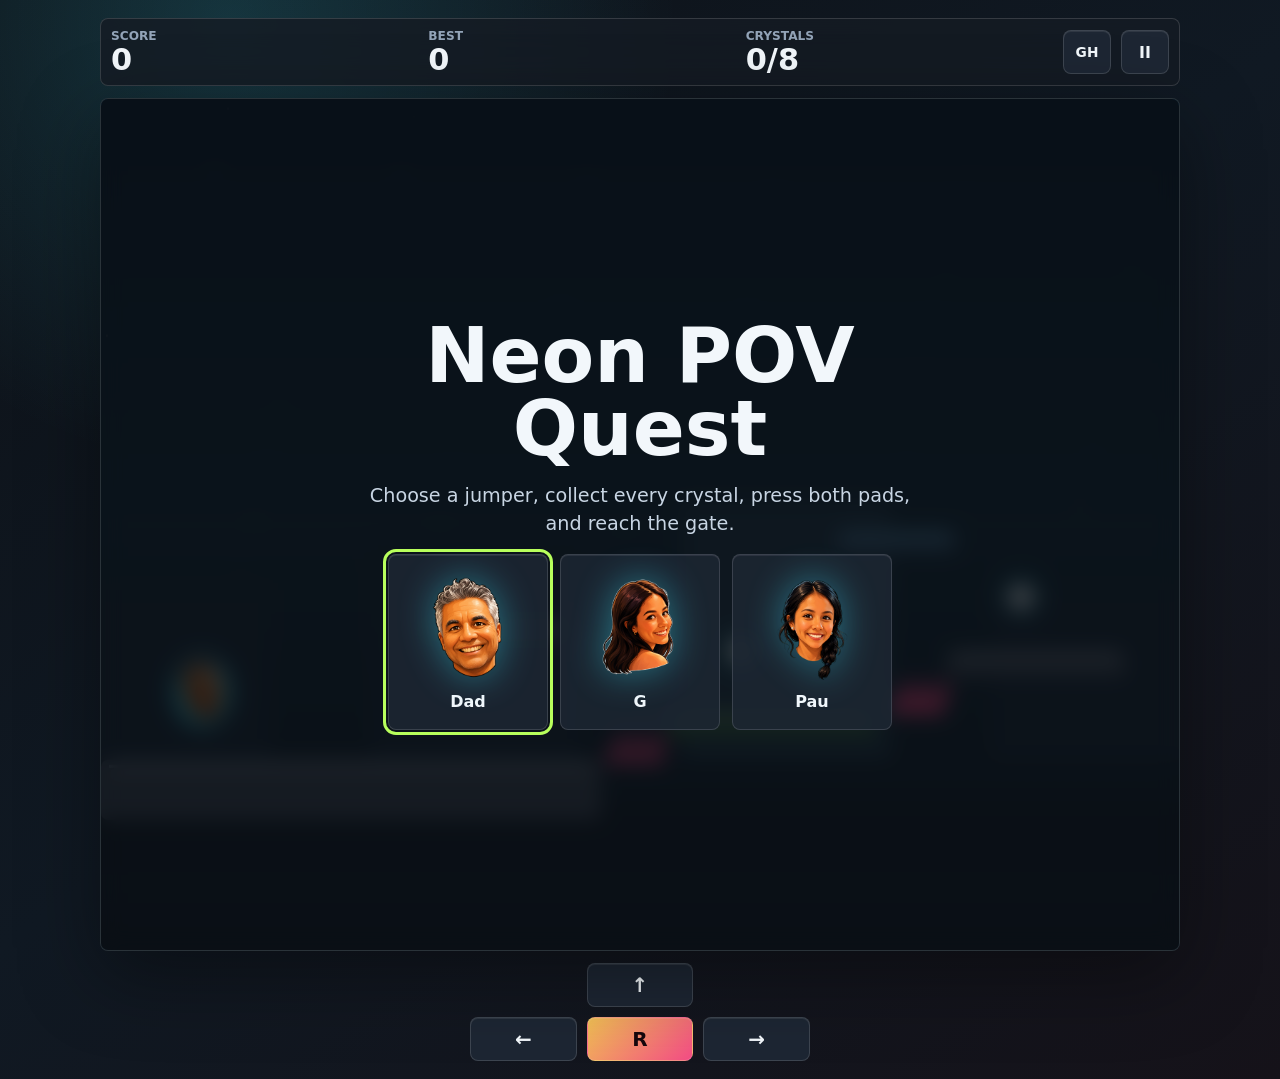
<file: neon-pov-quest/index.html>
<!doctype html>
<html lang="en">
  <head>
    <meta charset="UTF-8" />
    <meta name="viewport" content="width=device-width, initial-scale=1.0" />
    <title>Neon POV Quest</title>
    <link rel="icon" href="data:image/svg+xml,%3Csvg xmlns='http://www.w3.org/2000/svg' viewBox='0 0 64 64'%3E%3Cpath fill='%233ee8ff' d='M32 4 52 56 32 45 12 56z'/%3E%3Ccircle cx='32' cy='34' r='7' fill='%23071014'/%3E%3C/svg%3E" />
    <link rel="stylesheet" href="styles.css" />
  </head>
  <body>
    <main class="game-shell">
      <section class="hud" aria-label="Game status">
        <div>
          <span class="label">Score</span>
          <strong id="score">0</strong>
        </div>
        <div>
          <span class="label">Best</span>
          <strong id="best">0</strong>
        </div>
        <div>
          <span class="label">Crystals</span>
          <strong id="charge">0/8</strong>
        </div>
        <a id="githubLink" class="icon-button source-link" href="https://github.com/gabytoranzo/nosey/tree/main/neon-pov-quest" target="_blank" rel="noreferrer" aria-label="Open GitHub source" title="GitHub">GH</a>
        <button id="pauseButton" class="icon-button" type="button" aria-label="Pause game" title="Pause">
          <span aria-hidden="true">II</span>
        </button>
      </section>

      <section class="stage" aria-label="Neon POV Quest game area">
        <canvas id="gameCanvas" width="960" height="600" aria-label="Neon POV Quest playfield"></canvas>

        <div id="startPanel" class="overlay">
          <h1>Neon POV Quest</h1>
          <p>Choose a jumper, collect every crystal, press both pads, and reach the gate.</p>
          <div class="character-grid" aria-label="Choose character">
            <button class="character-option selected" type="button" data-character="dad" aria-pressed="true">
              <img src="assets/character.png" alt="" />
              <span>Dad</span>
            </button>
            <button class="character-option" type="button" data-character="g" aria-pressed="false">
              <img src="assets/character-luna.png" alt="" />
              <span>G</span>
            </button>
            <button class="character-option" type="button" data-character="pau" aria-pressed="false">
              <img src="assets/character-maya.png" alt="" />
              <span>Pau</span>
            </button>
          </div>
        </div>

        <div id="gameOverPanel" class="overlay hidden">
          <h2>Mission Ended</h2>
          <p id="finalScore">Score 0</p>
          <div class="end-actions">
            <button id="restartButton" type="button">Jump Again</button>
            <button id="characterSelectButton" type="button">Change Jumper</button>
          </div>
        </div>
      </section>

      <section class="controls" aria-label="Game controls">
        <button id="upButton" type="button" aria-label="Jump">↑</button>
        <button id="leftButton" type="button" aria-label="Move left">←</button>
        <button id="downButton" type="button" aria-label="Return to last safe platform">R</button>
        <button id="rightButton" type="button" aria-label="Move right">→</button>
      </section>
    </main>

    <script src="game.js"></script>
  </body>
</html>
</file>
<file: styles.css>
:root {
  color-scheme: dark;
  --bg: #0d1117;
  --panel: #151b24;
  --panel-strong: #1d2633;
  --text: #f2f7fb;
  --muted: #93a4b8;
  --line: rgba(255, 255, 255, 0.14);
  --cyan: #3ee8ff;
  --lime: #b8ff5c;
  --rose: #ff4f8b;
  --amber: #ffca58;
}

* {
  box-sizing: border-box;
}

html,
body {
  min-height: 100%;
}

body {
  margin: 0;
  background:
    radial-gradient(circle at 20% 0%, rgba(62, 232, 255, 0.18), transparent 28rem),
    linear-gradient(145deg, #0d1117 0%, #101923 48%, #141319 100%);
  color: var(--text);
  font-family:
    Inter, ui-sans-serif, system-ui, -apple-system, BlinkMacSystemFont, "Segoe UI",
    sans-serif;
  overflow-x: hidden;
}

button {
  border: 0;
  color: var(--text);
  font: inherit;
  cursor: pointer;
}

.game-shell {
  width: min(1080px, calc(100vw - 24px));
  min-height: 100vh;
  margin: 0 auto;
  padding: 18px 0;
  display: grid;
  grid-template-rows: auto 1fr auto;
  gap: 12px;
}

.hud {
  display: grid;
  grid-template-columns: repeat(3, minmax(0, 1fr)) auto;
  align-items: center;
  gap: 10px;
  padding: 10px;
  background: rgba(21, 27, 36, 0.82);
  border: 1px solid var(--line);
  border-radius: 8px;
  backdrop-filter: blur(18px);
}

.hud > div {
  min-width: 0;
}

.label {
  display: block;
  color: var(--muted);
  font-size: 0.76rem;
  font-weight: 700;
  letter-spacing: 0;
  text-transform: uppercase;
}

.hud strong {
  display: block;
  margin-top: 2px;
  font-size: clamp(1.1rem, 2.7vw, 1.9rem);
  line-height: 1;
}

.icon-button,
.controls button,
.overlay button {
  min-height: 44px;
  border-radius: 8px;
  background: var(--panel-strong);
  border: 1px solid var(--line);
  box-shadow: inset 0 1px 0 rgba(255, 255, 255, 0.08);
}

.icon-button {
  width: 48px;
  font-weight: 900;
}

.stage {
  position: relative;
  min-height: 0;
  aspect-ratio: 19 / 15;
  background: #070b10;
  border: 1px solid var(--line);
  border-radius: 8px;
  overflow: hidden;
  box-shadow: 0 24px 80px rgba(0, 0, 0, 0.38);
}

canvas {
  width: 100%;
  height: 100%;
  display: block;
  touch-action: none;
}

.overlay {
  position: absolute;
  inset: 0;
  z-index: 2;
  display: grid;
  place-content: center;
  gap: 16px;
  padding: 28px;
  text-align: center;
  background: rgba(7, 11, 16, 0.72);
  backdrop-filter: blur(10px);
}

.overlay.hidden {
  display: none;
}

.overlay h1,
.overlay h2,
.overlay p {
  width: min(520px, 100%);
  margin: 0 auto;
}

.overlay h1,
.overlay h2 {
  font-size: clamp(2.25rem, 7vw, 5.4rem);
  line-height: 0.9;
}

.overlay p {
  color: #c8d5e3;
  font-size: clamp(1rem, 2.2vw, 1.2rem);
  line-height: 1.45;
}

.overlay button {
  width: min(220px, 100%);
  margin: 0 auto;
  background: linear-gradient(135deg, var(--cyan), var(--lime));
  color: #071014;
  font-weight: 900;
}

.character-grid {
  display: grid;
  grid-template-columns: repeat(3, minmax(118px, 160px));
  justify-content: center;
  gap: 12px;
}

.overlay .character-option {
  width: 100%;
  min-height: 176px;
  display: grid;
  justify-items: center;
  align-content: center;
  gap: 8px;
  padding: 12px;
  background: rgba(29, 38, 51, 0.88);
  color: var(--text);
}

.character-option img {
  width: min(112px, 100%);
  aspect-ratio: 1;
  object-fit: contain;
  filter: drop-shadow(0 0 18px rgba(62, 232, 255, 0.42));
}

.character-option span {
  font-weight: 900;
}

.character-option.selected,
.character-option:hover,
.character-option:focus-visible {
  outline: 3px solid var(--lime);
  outline-offset: 2px;
}

.end-actions {
  display: grid;
  grid-template-columns: repeat(2, minmax(130px, 180px));
  justify-content: center;
  gap: 10px;
}

.overlay #characterSelectButton {
  background: var(--panel-strong);
  color: var(--text);
}

.controls {
  display: grid;
  grid-template-columns: repeat(3, minmax(0, 1fr));
  gap: 10px;
  width: min(340px, 100%);
  margin: 0 auto;
}

.controls button {
  font-weight: 900;
  font-size: 1.25rem;
}

.controls button:active,
.overlay button:active,
.icon-button:active {
  transform: translateY(1px);
}

#upButton {
  grid-column: 2;
}

#leftButton {
  grid-column: 1;
}

#downButton {
  grid-column: 2;
  background: linear-gradient(135deg, rgba(255, 202, 88, 0.95), rgba(255, 79, 139, 0.95));
  color: #16080d;
}

#rightButton {
  grid-column: 3;
}

@media (max-width: 720px) {
  .game-shell {
    width: min(100vw - 16px, 560px);
    padding: 8px 0;
  }

  .stage {
    aspect-ratio: 9 / 12;
  }

  .hud {
    grid-template-columns: repeat(3, minmax(0, 1fr)) 44px;
  }

  .controls button {
    min-height: 58px;
    font-size: 1.08rem;
  }

  .character-grid,
  .end-actions {
    grid-template-columns: 1fr;
  }

  .overlay .character-option {
    min-height: 132px;
    grid-template-columns: 88px 1fr;
    justify-items: start;
    text-align: left;
  }
}
</file>
<file: neon-pov-quest/styles.css>
:root {
  color-scheme: dark;
  --bg: #0d1117;
  --panel: #151b24;
  --panel-strong: #1d2633;
  --text: #f2f7fb;
  --muted: #93a4b8;
  --line: rgba(255, 255, 255, 0.14);
  --cyan: #3ee8ff;
  --lime: #b8ff5c;
  --rose: #ff4f8b;
  --amber: #ffca58;
}

* {
  box-sizing: border-box;
}

html,
body {
  min-height: 100%;
}

body {
  margin: 0;
  background:
    radial-gradient(circle at 18% 2%, rgba(62, 232, 255, 0.16), transparent 28rem),
    linear-gradient(145deg, #0d1117 0%, #101923 48%, #151219 100%);
  color: var(--text);
  font-family:
    Inter, ui-sans-serif, system-ui, -apple-system, BlinkMacSystemFont, "Segoe UI",
    sans-serif;
  overflow-x: hidden;
}

button {
  border: 0;
  color: var(--text);
  font: inherit;
  cursor: pointer;
}

.game-shell {
  width: min(1080px, calc(100vw - 24px));
  min-height: 100vh;
  margin: 0 auto;
  padding: 18px 0;
  display: grid;
  grid-template-rows: auto 1fr auto;
  gap: 12px;
}

.hud {
  display: grid;
  grid-template-columns: repeat(3, minmax(0, 1fr)) auto auto;
  align-items: center;
  gap: 10px;
  padding: 10px;
  background: rgba(21, 27, 36, 0.82);
  border: 1px solid var(--line);
  border-radius: 8px;
  backdrop-filter: blur(18px);
}

.hud > div {
  min-width: 0;
}

.label {
  display: block;
  color: var(--muted);
  font-size: 0.76rem;
  font-weight: 700;
  letter-spacing: 0;
  text-transform: uppercase;
}

.hud strong {
  display: block;
  margin-top: 2px;
  font-size: clamp(1.1rem, 2.7vw, 1.9rem);
  line-height: 1;
}

.icon-button,
.controls button,
.overlay button {
  min-height: 44px;
  border-radius: 8px;
  background: var(--panel-strong);
  border: 1px solid var(--line);
  box-shadow: inset 0 1px 0 rgba(255, 255, 255, 0.08);
}

.icon-button {
  width: 48px;
  font-weight: 900;
}

.source-link {
  display: grid;
  place-items: center;
  color: var(--text);
  text-decoration: none;
  font-size: 0.86rem;
}

.stage {
  position: relative;
  min-height: 0;
  aspect-ratio: 19 / 15;
  background: #071118;
  border: 1px solid var(--line);
  border-radius: 8px;
  overflow: hidden;
  box-shadow: 0 24px 80px rgba(0, 0, 0, 0.38);
}

canvas {
  width: 100%;
  height: 100%;
  display: block;
  touch-action: none;
}

.overlay {
  position: absolute;
  inset: 0;
  z-index: 2;
  display: grid;
  place-content: center;
  gap: 16px;
  padding: 28px;
  text-align: center;
  background: rgba(7, 11, 16, 0.78);
  backdrop-filter: blur(10px);
}

.overlay.hidden {
  display: none;
}

.overlay h1,
.overlay h2,
.overlay p {
  width: min(560px, 100%);
  margin: 0 auto;
}

.overlay h1,
.overlay h2 {
  font-size: clamp(2rem, 6vw, 4.8rem);
  line-height: 0.95;
}

.overlay p {
  color: #c8d5e3;
  font-size: clamp(1rem, 2.2vw, 1.2rem);
  line-height: 1.45;
}

.overlay button {
  width: min(220px, 100%);
  margin: 0 auto;
  background: linear-gradient(135deg, var(--cyan), var(--lime));
  color: #071014;
  font-weight: 900;
}

.character-grid {
  display: grid;
  grid-template-columns: repeat(3, minmax(118px, 160px));
  justify-content: center;
  gap: 12px;
}

.overlay .character-option {
  width: 100%;
  min-height: 176px;
  display: grid;
  justify-items: center;
  align-content: center;
  gap: 8px;
  padding: 12px;
  background: rgba(29, 38, 51, 0.88);
  color: var(--text);
}

.character-option img {
  width: min(112px, 100%);
  aspect-ratio: 1;
  object-fit: contain;
  filter: drop-shadow(0 0 18px rgba(62, 232, 255, 0.42));
}

.character-option span {
  font-weight: 900;
}

.character-option.selected,
.character-option:hover,
.character-option:focus-visible {
  outline: 3px solid var(--lime);
  outline-offset: 2px;
}

.end-actions {
  display: grid;
  grid-template-columns: repeat(2, minmax(130px, 180px));
  justify-content: center;
  gap: 10px;
}

.overlay #characterSelectButton {
  background: var(--panel-strong);
  color: var(--text);
}

.controls {
  display: grid;
  grid-template-columns: repeat(3, minmax(0, 1fr));
  gap: 10px;
  width: min(340px, 100%);
  margin: 0 auto;
}

.controls button {
  font-weight: 900;
  font-size: 1.25rem;
}

.controls button:active,
.overlay button:active,
.icon-button:active {
  transform: translateY(1px);
}

#upButton {
  grid-column: 2;
}

#leftButton {
  grid-column: 1;
}

#downButton {
  grid-column: 2;
  background: linear-gradient(135deg, rgba(255, 202, 88, 0.95), rgba(255, 79, 139, 0.95));
  color: #16080d;
}

#rightButton {
  grid-column: 3;
}

@media (max-width: 720px) {
  .game-shell {
    width: min(100vw - 16px, 560px);
    padding: 8px 0;
  }

  .stage {
    aspect-ratio: 9 / 12;
  }

  .hud {
    grid-template-columns: repeat(3, minmax(0, 1fr)) 44px 44px;
    gap: 8px;
  }

  .controls button {
    min-height: 58px;
    font-size: 1.08rem;
  }

  .character-grid,
  .end-actions {
    grid-template-columns: 1fr;
  }

  .overlay .character-option {
    min-height: 132px;
    grid-template-columns: 88px 1fr;
    justify-items: start;
    text-align: left;
  }
}
</file>
